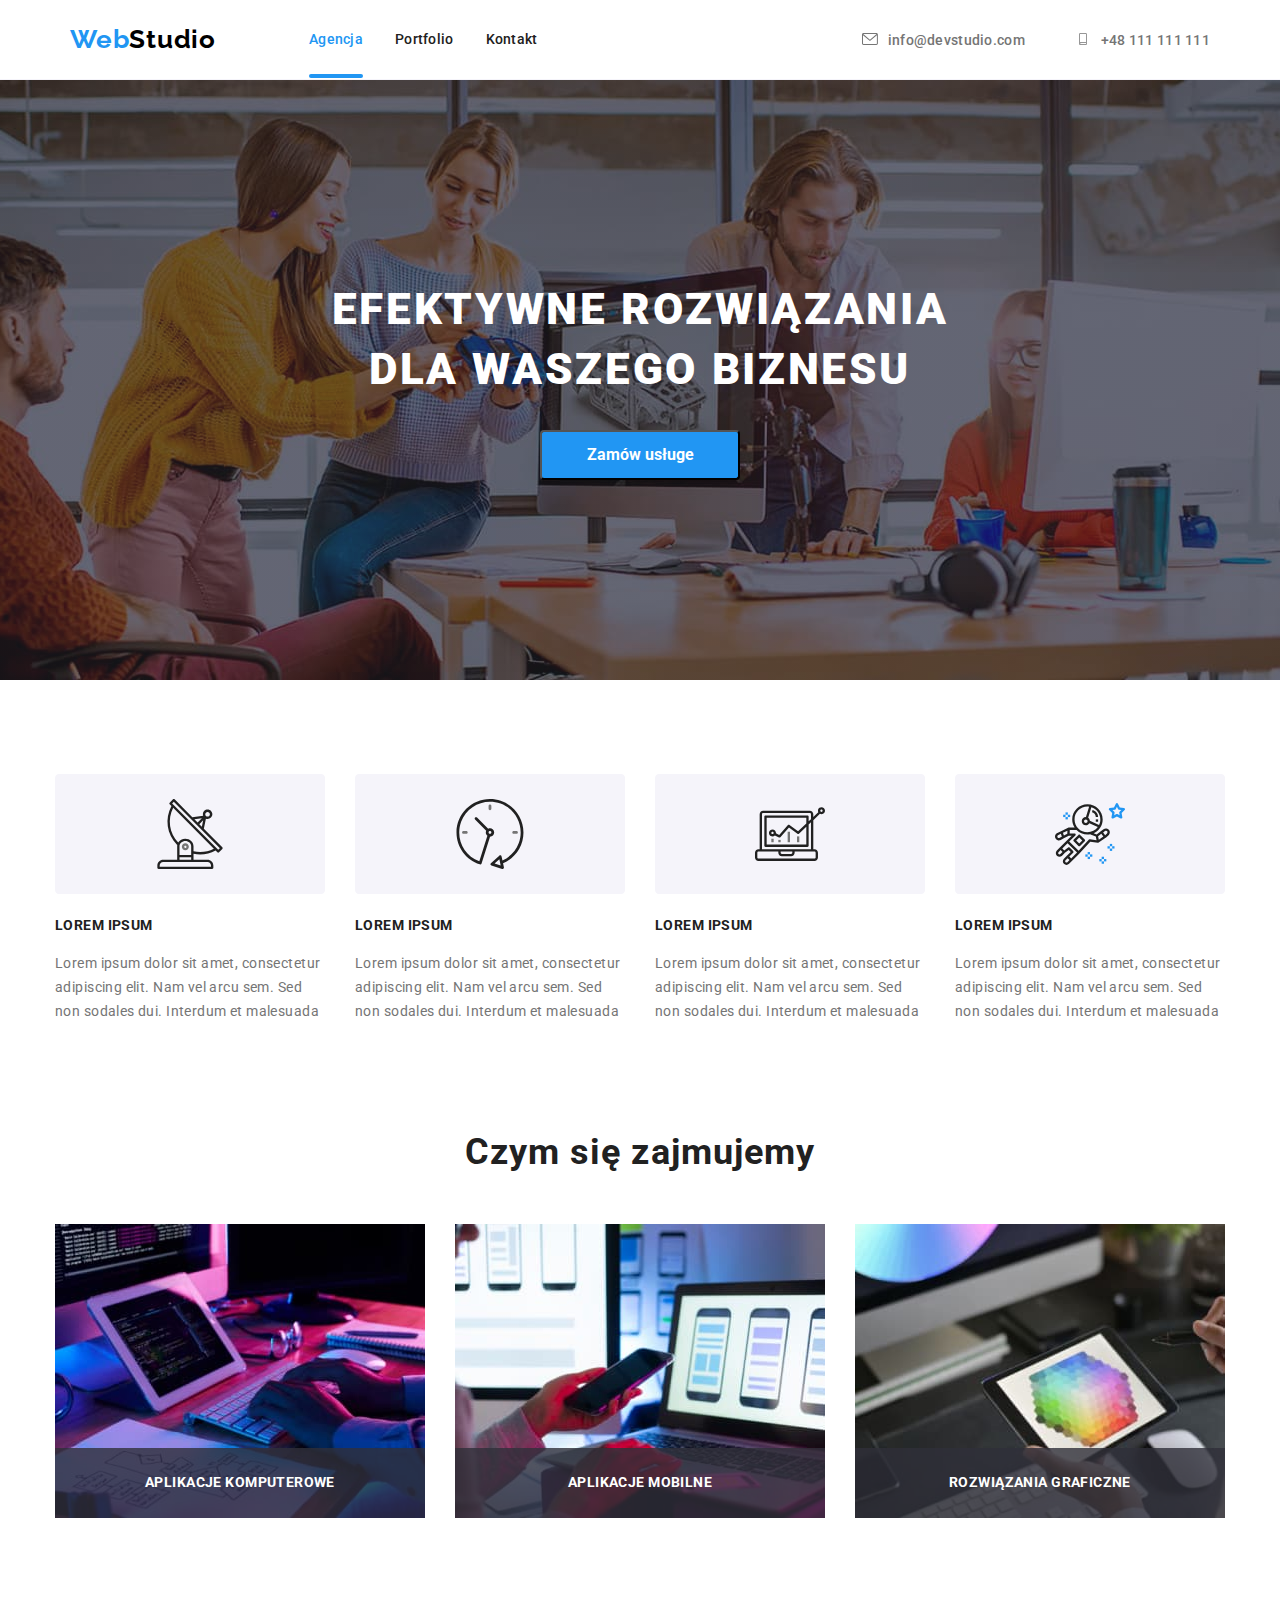
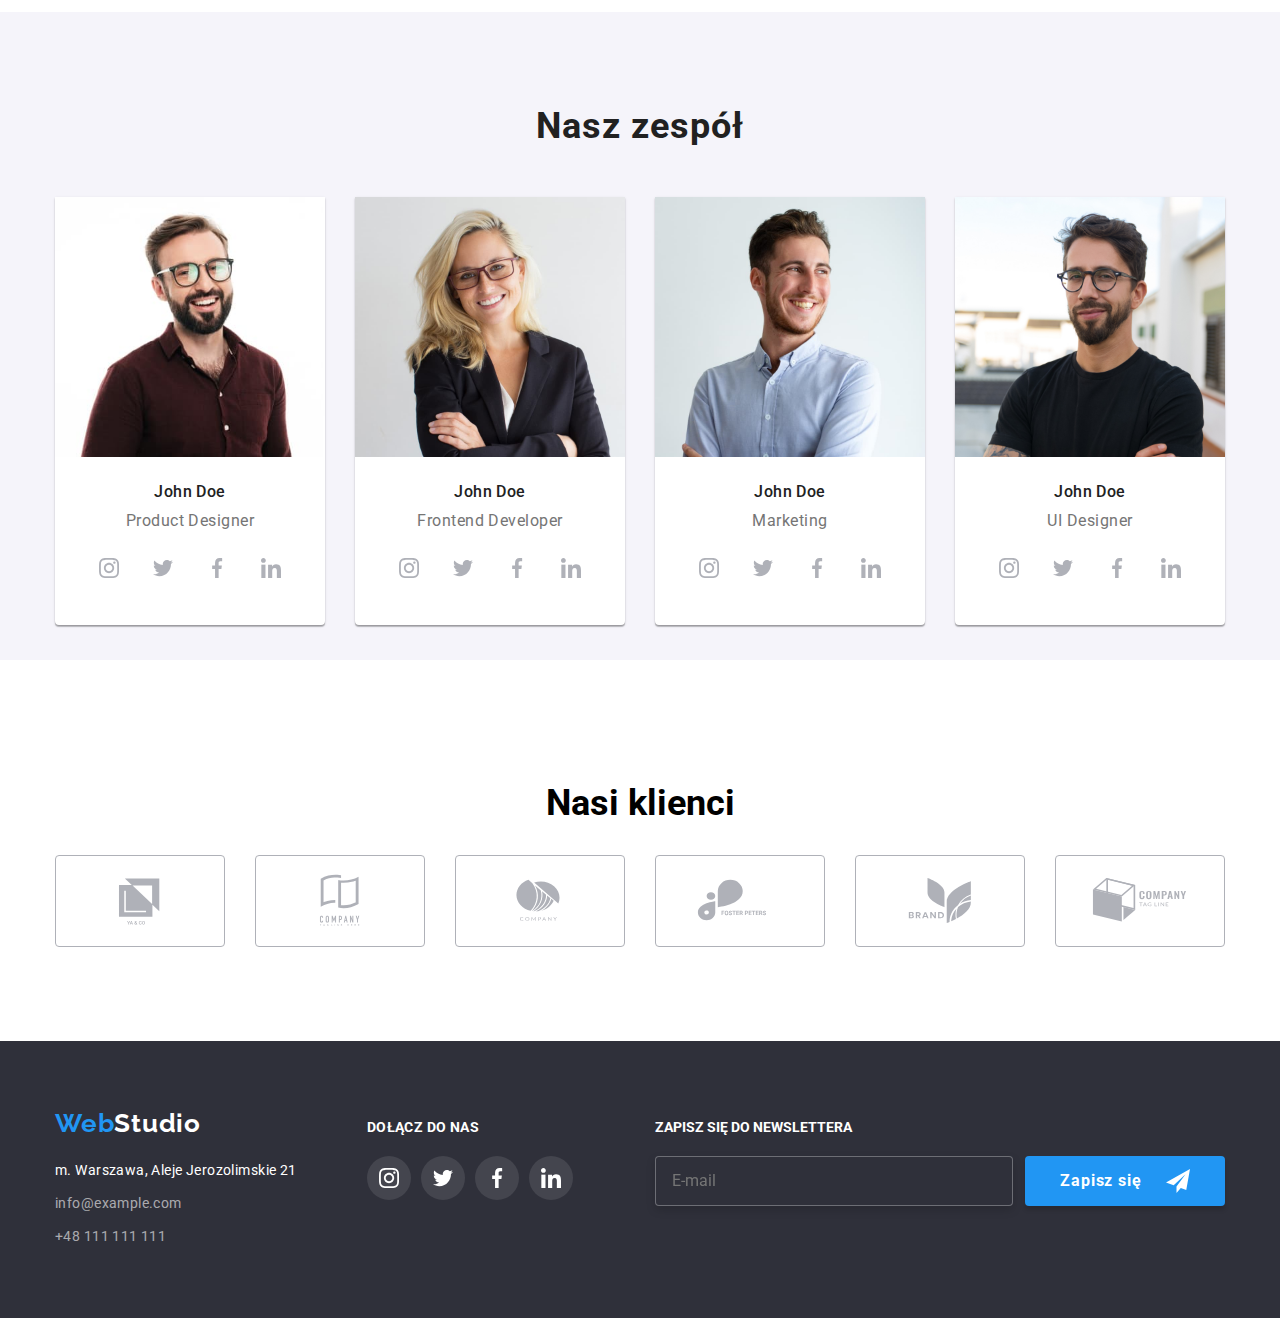
<file: index.html>
<!DOCTYPE html>
<html lang="en">
  <head>
    <meta charset="UTF-8" />
    <meta http-equiv="X-UA-Compatible" content="IE=edge" />
    <meta name="viewport" content="width=device-width, initial-scale=1.0" />
    <link
      rel="stylesheet"
      href="https://cdnjs.cloudflare.com/ajax/libs/modern-normalize/1.1.0/modern-normalize.min.css"
    />
    <link rel="stylesheet" href="./CSS/main.min.css" />
    <link
      href="https://fonts.googleapis.com/css2?family=Raleway:wght@700&family=Roboto:wght@400;500;700;900&display=swap"
      rel="stylesheet"
    />
    <title>Document</title>
  </head>
  <body>
   <header class="header">
      <div class="container">
        <section class="head">
          <nav class="head__navigation">
            <a class="head__navigation-logo" href="index.html"> <span class="web">Web</span>Studio</a>
            <ul class="head__navigation-list">
              <li class="head__navigation-item">
                <a class="head__nav-link head__nav-link-active" href="index.html">Agencja</a>
              </li>
              <li class="head__navigation-item">
                <a class="head__nav-link " href="portfolio.html">Portfolio</a>
              </li>
              <li class="head__navigation-item">
                <a class="head__nav-link" href="#">Kontakt</a>
              </li>
            </ul>
          </nav>
          <ul class="contacts">
            <li class="contacts__item">
              <a class="contacts__link" href="mailto:info@example.com">
                <svg class="contacts__icon" width="16px" height="12px">
                  <use href="./images/symbol-defs.svg#icon-envelope"></use></svg
                >info@devstudio.com</a
              >
            </li>
            <li class="contacts__item">
              <a class="contacts__link" href="tel:+48 111 111 111">
                <svg class="contacts__icon" width="16px" height="12px">
                  <use href="./images/symbol-defs.svg#icon-smartphone"></use></svg
                >+48 111 111 111</a
              >
            </li>
          </ul>
        </section>
      </div>
    </header>
    <main>
      <div class="background">
        <section class="background__section">
          <div class="container">
    
            <h1 class="background__h1">EFEKTYWNE ROZWIĄZANIA DLA WASZEGO BIZNESU</h1>
            <button class="background__btn" type="button" data-modal-open >Zamów usługe</button>
          </div>
          
        </section>
      </div>
      <div class="container">
        <section>
          <ul class="list">
            <li class="list__item">
              <div class="loremipsum">
                <svg class="loremipsum__icon" width="270px" height="120px">
                  <use href="./images/symbol-defs.svg#icon-Group-1"></use>
                </svg>
              </div>

              <h4 class="list__item-h4">LOREM IPSUM</h4>
              <p class="list__item-p">
                Lorem ipsum dolor sit amet, consectetur adipiscing elit. Nam vel arcu sem. Sed non
                sodales dui. Interdum et malesuada
              </p>
            </li>
            <li class="list_item">
              <div class="loremipsum">
                <svg class="loremipsum__icon" width="270px" height="120px">
                  <use href="./images/symbol-defs.svg#icon-Group-2"></use>
                </svg>
              </div>
              <h4 class="list__item-h4">LOREM IPSUM</h4>
              <p class="list__item-p">
                Lorem ipsum dolor sit amet, consectetur adipiscing elit. Nam vel arcu sem. Sed non
                sodales dui. Interdum et malesuada
              </p>
            </li>
            <li class="list_item">
              <div class="loremipsum">
                <svg class="loremipsum__icon" width="270px" height="120px">
                  <use href="./images/symbol-defs.svg#icon-Group-3"></use>
                </svg>
              </div>
              <h4 class="list__item-h4">LOREM IPSUM</h4>
              <p class="list__item-p">
                Lorem ipsum dolor sit amet, consectetur adipiscing elit. Nam vel arcu sem. Sed non
                sodales dui. Interdum et malesuada
              </p>
            </li>
            <li class="list_item">
              <div class="loremipsum">
                <svg class="loremipsum__icon" width="270px" height="120px">
                  <use href="./images/symbol-defs.svg#icon-Group-4"></use>
                </svg>
              </div>
              <h4 class="list__item-h4">LOREM IPSUM</h4>
              <p class="list__item-p">
                Lorem ipsum dolor sit amet, consectetur adipiscing elit. Nam vel arcu sem. Sed non
                sodales dui. Interdum et malesuada
              </p>
            </li>
          </ul>
        </section>
      </div>
      <div class="container">
        <section>
          <h2 class="heading">Czym się zajmujemy</h2>
          <ul class="heading__list">
            <li class="heading__item">
              <img class="img" src="images/img1.jpg" width="370" height="294" alt="Komputer" />
           <p class="heading__description">APLIKACJE KOMPUTEROWE</p>
            </li>
            <li class="heading__item">
              <img class="img" src="images/img2.jpg" width="370" height="294" alt="laptop" />
            <p class="heading__description">APLIKACJE MOBILNE</p>
            </li>
            <li class="heading__item">
              <img class="img" src="images/img3.jpg" width="370" height="294" alt="tablet" />
           <p class="heading__description">ROZWIĄZANIA GRAFICZNE</p>
            </li>
          </ul>
        </section>
      </div>
      <section class="team">
        <div class="container">
          <h2 class="team__heading">Nasz zespół</h2>
          <ul class="team__list">
            <li class="team__item">
              <img
                class="team__img"
                src="images/img4.jpg"
                width="270"
                height="260"
                alt="Product Designer"
              />
              <h5 class="team__h5">John Doe</h5>
              <p class="team__p">Product Designer</p>
              <ul class="socialmedia">
                <li>
                  <a href="" class="socialmedia__link">
                    <svg width="44px" height="44px">
                      <use
                        width="20px"
                        height="20px"
                        x="12"
                        y="12"
                        href="./images/symbol-defs.svg#icon-instagram-2"
                      ></use>
                    </svg>
                  </a>
                </li>

                <li>
                  <a href="" class="socialmedia__link">
                    <svg width="44px" height="44px">
                      <use
                        width="20px"
                        height="20px"
                        x="12"
                        y="12"
                        href="./images/symbol-defs.svg#icon-twitter-1"
                      ></use>
                    </svg>
                  </a>
                </li>
                <li>
                  <a href="" class="socialmedia__link">
                    <svg width="44px" height="44px">
                      <use
                        width="20px"
                        height="20px"
                        x="12"
                        y="12"
                        href="./images/symbol-defs.svg#icon-facebook-1"
                      ></use>
                    </svg>
                  </a>
                </li>
                <li>
                  <a href="" class="socialmedia__link">
                    <svg width="44px" height="44px">
                      <use
                        width="20px"
                        height="20px"
                        x="12"
                        y="12"
                        href="./images/symbol-defs.svg#icon-linkedin-1"
                      ></use>
                    </svg>
                  </a>
                </li>
              </ul>
            </li>
            <li class="team__item">
              <img
                class="team_img"
                src="images/img5.jpg"
                width="270"
                height="260"
                alt="Frontend Developer"
              />
              <h5 class="team__h5">John Doe</h5>
              <p class="team__p">Frontend Developer</p>
              <ul class="socialmedia">
                <li>
                  <a href="" class="socialmedia__link">
                    <svg width="44px" height="44px">
                      <use
                        width="20px"
                        height="20px"
                        x="12"
                        y="12"
                        href="./images/symbol-defs.svg#icon-instagram-2"
                      ></use>
                    </svg>
                  </a>
                </li>

                <li>
                  <a href="" class="socialmedia__link">
                    <svg width="44px" height="44px">
                      <use
                        width="20px"
                        height="20px"
                        x="12"
                        y="12"
                        href="./images/symbol-defs.svg#icon-twitter-1"
                      ></use>
                    </svg>
                  </a>
                </li>
                <li>
                  <a href="" class="socialmedia__link">
                    <svg width="44px" height="44px">
                      <use
                        width="20px"
                        height="20px"
                        x="12"
                        y="12"
                        href="./images/symbol-defs.svg#icon-facebook-1"
                      ></use>
                    </svg>
                  </a>
                </li>
                <li>
                  <a href="" class="socialmedia__link">
                    <svg width="44px" height="44px">
                      <use
                        width="20px"
                        height="20px"
                        x="12"
                        y="12"
                        href="./images/symbol-defs.svg#icon-linkedin-1"
                      ></use>
                    </svg>
                  </a>
                </li>
              </ul>
            </li>
            <li class="team__item">
              <img
                class="team_img"
                src="images/img6.jpg"
                width="270"
                height="260"
                alt="Marketing"
              />
              <h5 class="team__h5">John Doe</h5>
              <p class="team__p">Marketing</p>
              <ul class="socialmedia">
                <li>
                  <a href="" class="socialmedia__link">
                    <svg width="44px" height="44px">
                      <use
                        width="20px"
                        height="20px"
                        x="12"
                        y="12"
                        href="./images/symbol-defs.svg#icon-instagram-2"
                      ></use>
                    </svg>
                  </a>
                </li>

                <li>
                  <a href="" class="socialmedia__link">
                    <svg width="44px" height="44px">
                      <use
                        width="20px"
                        height="20px"
                        x="12"
                        y="12"
                        href="./images/symbol-defs.svg#icon-twitter-1"
                      ></use>
                    </svg>
                  </a>
                </li>
                <li>
                  <a href="" class="socialmedia__link">
                    <svg width="44px" height="44px">
                      <use
                        width="20px"
                        height="20px"
                        x="12"
                        y="12"
                        href="./images/symbol-defs.svg#icon-facebook-1"
                      ></use>
                    </svg>
                  </a>
                </li>
                <li>
                  <a href="" class="socialmedia__link">
                    <svg width="44px" height="44px">
                      <use
                        width="20px"
                        height="20px"
                        x="12"
                        y="12"
                        href="./images/symbol-defs.svg#icon-linkedin-1"
                      ></use>
                    </svg>
                  </a>
                </li>
              </ul>
            </li>
            <li class="team__item">
              <img
                class="team_img"
                src="images/img7.jpg"
                width="270"
                height="260"
                alt="UI Designer"
              />
              <h5 class="team__h5">John Doe</h5>
              <p class="team__p">UI Designer</p>
              <ul class="socialmedia">
                <li>
                  <a href="" class="socialmedia__link">
                    <svg width="44px" height="44px">
                      <use
                        width="20px"
                        height="20px"
                        x="12"
                        y="12"
                        href="./images/symbol-defs.svg#icon-instagram-2"
                      ></use>
                    </svg>
                  </a>
                </li>

                <li>
                  <a href="" class="socialmedia__link">
                    <svg width="44px" height="44px">
                      <use
                        width="20px"
                        height="20px"
                        x="12"
                        y="12"
                        href="./images/symbol-defs.svg#icon-twitter-1"
                      ></use>
                    </svg>
                  </a>
                </li>
                <li>
                  <a href="" class="socialmedia__link">
                    <svg width="44px" height="44px">
                      <use
                        width="20px"
                        height="20px"
                        x="12"
                        y="12"
                        href="./images/symbol-defs.svg#icon-facebook-1"
                      ></use>
                    </svg>
                  </a>
                </li>
                <li>
                  <a href="" class="socialmedia__link">
                    <svg width="44px" height="44px">
                      <use
                        width="20px"
                        height="20px"
                        x="12"
                        y="12"
                        href="./images/symbol-defs.svg#icon-linkedin-1"
                      ></use>
                    </svg>
                  </a>
                </li>
              </ul>
            </li>
          </ul>
        </div>
      </section>
      <section class="container">

<h2 class="clients__header"> Nasi klienci </h2>
 
<div class="clients">
    <ul class="clients__list">
                        <li class="client">
                            <a  href="" class="client__a">
                                <svg class="client__svg" width="106px" height="60px">
                                    <use  href="./images/symbol-defs.svg#icon-Logo"></use>
                                </svg>
                            </a>
                        </li>
                          <li class="client">
                            <a  href="" class="client__a">
                                <svg class="client__svg" width="106px" height="60px" cx="50%" cy="50%">
                                    <use href="./images/symbol-defs.svg#icon-Logo-1"></use>
                                </svg>
                            </a>
                        </li>
                        <li class="client">
                            <a  href="" class="client__a">
                                <svg class="client__svg" width="106px" height="60px">
                                    <use href="./images/symbol-defs.svg#icon-Logo-2"></use>
                                </svg>
                            </a>
                        </li>
                        <li class="client">
                            <a  href="" class="client__a">
                                <svg class="client__svg" width="106px" height="60px">
                                    <use href="./images/symbol-defs.svg#icon-Logo-3"></use>
                                </svg>
                            </a>
                        </li>
                        <li class="client">
                            <a  href="" class="client__a">
                                <svg class="client__svg" width="106px" height="60px">
                                    <use href="./images/symbol-defs.svg#icon-Logo-4"></use>
                                </svg>
                            </a>
                        </li>
                        <li class="client">
                            <a  href="" class="client__a">
                                <svg class="client__svg" width="106px" height="60px">
                                    <use href="./images/symbol-defs.svg#icon-Logo-5"></use>
                                </svg>
                            </a>
                        </li>
                        </ul>
                      </div>
                      </section>
    <footer class="footer">
      <div class="container">
        <div class="footer__secondary">
        <div class="footer__contacts">
        <h3 class="footer__h3">
          <a class="footer__navigation-logo footer__logo-secondary" href="index.html">
            <span class="web">Web</span>Studio
          </a>
        </h3>
        <address class="address">
          <p class="address__p">m. Warszawa, Aleje Jerozolimskie 21</p>
          <ul class="address__list">
            <li class="address__item">
              <a class="address__link" href="mailto:info@example.com">info@example.com</a>
            </li>
            <li class="address__item">
              <a class="address__link" href="tel:+48 111 111 111">+48 111 111 111</a>
            </li>
          </ul>
          </div>
          
          <div class="footer2">
            <span class="footer2__header">Dołącz do nas</span>
        <ul class="footer2__socialmedia">
            <li class="socialmedia__item">
                <a href=""  class="socialmedia__li-2">
                    <svg class="socialmedia__svg" width="44px" height="44px">
                        <use  width="20px"
                        height="20px"
                        x="12"
                        y="12"
                         href="./images/symbol-defs.svg#icon-instagram-2"></use>
                    </svg>
                </a>
            </li>
            <li class="socialmedia__item">
                <a href=""  class="socialmedia__li-2">
                    <svg class="socialmedia__svg" width="44px" height="44px">
                      <use width="20px"
                        height="20px"
                        x="12"
                        y="12" href="./images/symbol-defs.svg#icon-twitter-1"></use>
                    </svg>
                </a>
              </li>
              <li class="socialmedia__item">
                <a href=""  class="socialmedia__li-2">
                    <svg class="socialmedia__svg" width="44px" height="44px">
                        <use width="20px"
                        height="20px"
                        x="12"
                        y="12" href="./images/symbol-defs.svg#icon-facebook-1"></use>
                    </svg>
                </a>
              </li>
            <li class="socialmedia__item">
                <a href=""  class="socialmedia__li-2">
                  <svg class="socialmedia__svg" width="44px" height="44px">
                        <use width="20px"
                        height="20px"
                        x="12"
                        y="12" href="./images/symbol-defs.svg#icon-linkedin-1"></use>
                      </svg>
                </a>
            </li>
          </ul>
        </div>
        <div class="footer3">
          <h4 class="newsletter">Zapisz się do newslettera</h4>
            <form name="newsletter" autocomplete="on" class="newsletter__form">
                <label>
                    <input type="email" name="email" placeholder="E-mail" class="newsletter__input" />
                </label>
                <button type="submit" class="newsletter__button">
                  <p class="textt"> Zapisz się </p> 
                  
                  <svg width="24" height="24" class="newsletter__icon">
                    <use href="./images/symbol-defs.svg#icon_send"></use>
                  </svg>
            
                </button>
              </form>
            </div>
            </div>
      </div>
    </address>
    </footer>

    <!-- ==============MODAL WINDOW============ -->
      <div class="backdrop is-hidden" data-modal>
        <div class="modal__window">
            <button type="button" class="btn__close" data-modal-close>X
            </button>
             <div class="modal__header">Zostaw swoje dane w formularzu poniżej</div>
            <form name="contact" autocomplete="on" class="modal__form ">
                <label for="user-name" class="modal__label">Imię</label>
                <div class="modal__form-1">
                    <input type="text" name="name" class="modal__input" id="user-name" />
                   
                    <svg width="18px" height="18px" class="modal__icon icon__person">
                        <use href="./images/symbol-defs.svg#icon-person-black-18dp-1-1"></use></svg></div>
                <label for="user-phone" class="modal__label">Telefon</label>
                <div class="modal__form-1">
                    <input type="tel" name="phone" class="modal__input" id="user-phone" />
                   
                    <svg width="18" height="18" class="modal__icon icon__phone">
                        <use href="./images/symbol-defs.svg#icon-phone-black-18dp-1-1"></use>
                    </svg>
                    
                </div>
                <label for="user-mail" class="modal__label">Email</label>
                <div class="modal__form-1">
                    <input type="email" name="email" class="modal__input" id="user-mail" />
                   
                    <svg width="18" height="18" class="modal__icon icon__mail">
                        <use href="./images/symbol-defs.svg#icon-email-black-18dp-1-1"></use>
                    </svg>
                    
                </div>
                <label for="user-comment" class="modal__label">Komentarz</label>
                <div class="modal__form-1 modal_box">
                    <textarea name="comment" id="user-comment" placeholder="Wprowadź tekst"
                        class="modal__comment"></textarea>
                </div>
                    <label class="agreement__label" for="user-agreement">
                    <input class="agreement__input" id="user-agreement" type="checkbox" required name="agreement"/>
                
                    
                        Oświadczam, iż akceptuję<a href="#"rel="noopener noreferrer" target="_blank" class="agreement__link"> Regulamin </a> i
                        <a href="#" rel="noopener noreferrer" target="_blank" class="agreement__link"> Politykę Prywatności </a>.
                    </label>
                <button type="submit" class="modal__send">Wyślij</button>
            </form>
        </div>
      </div>
      <script src="./modal.js/modal.js"></script>
  </body>
</html>
</file>
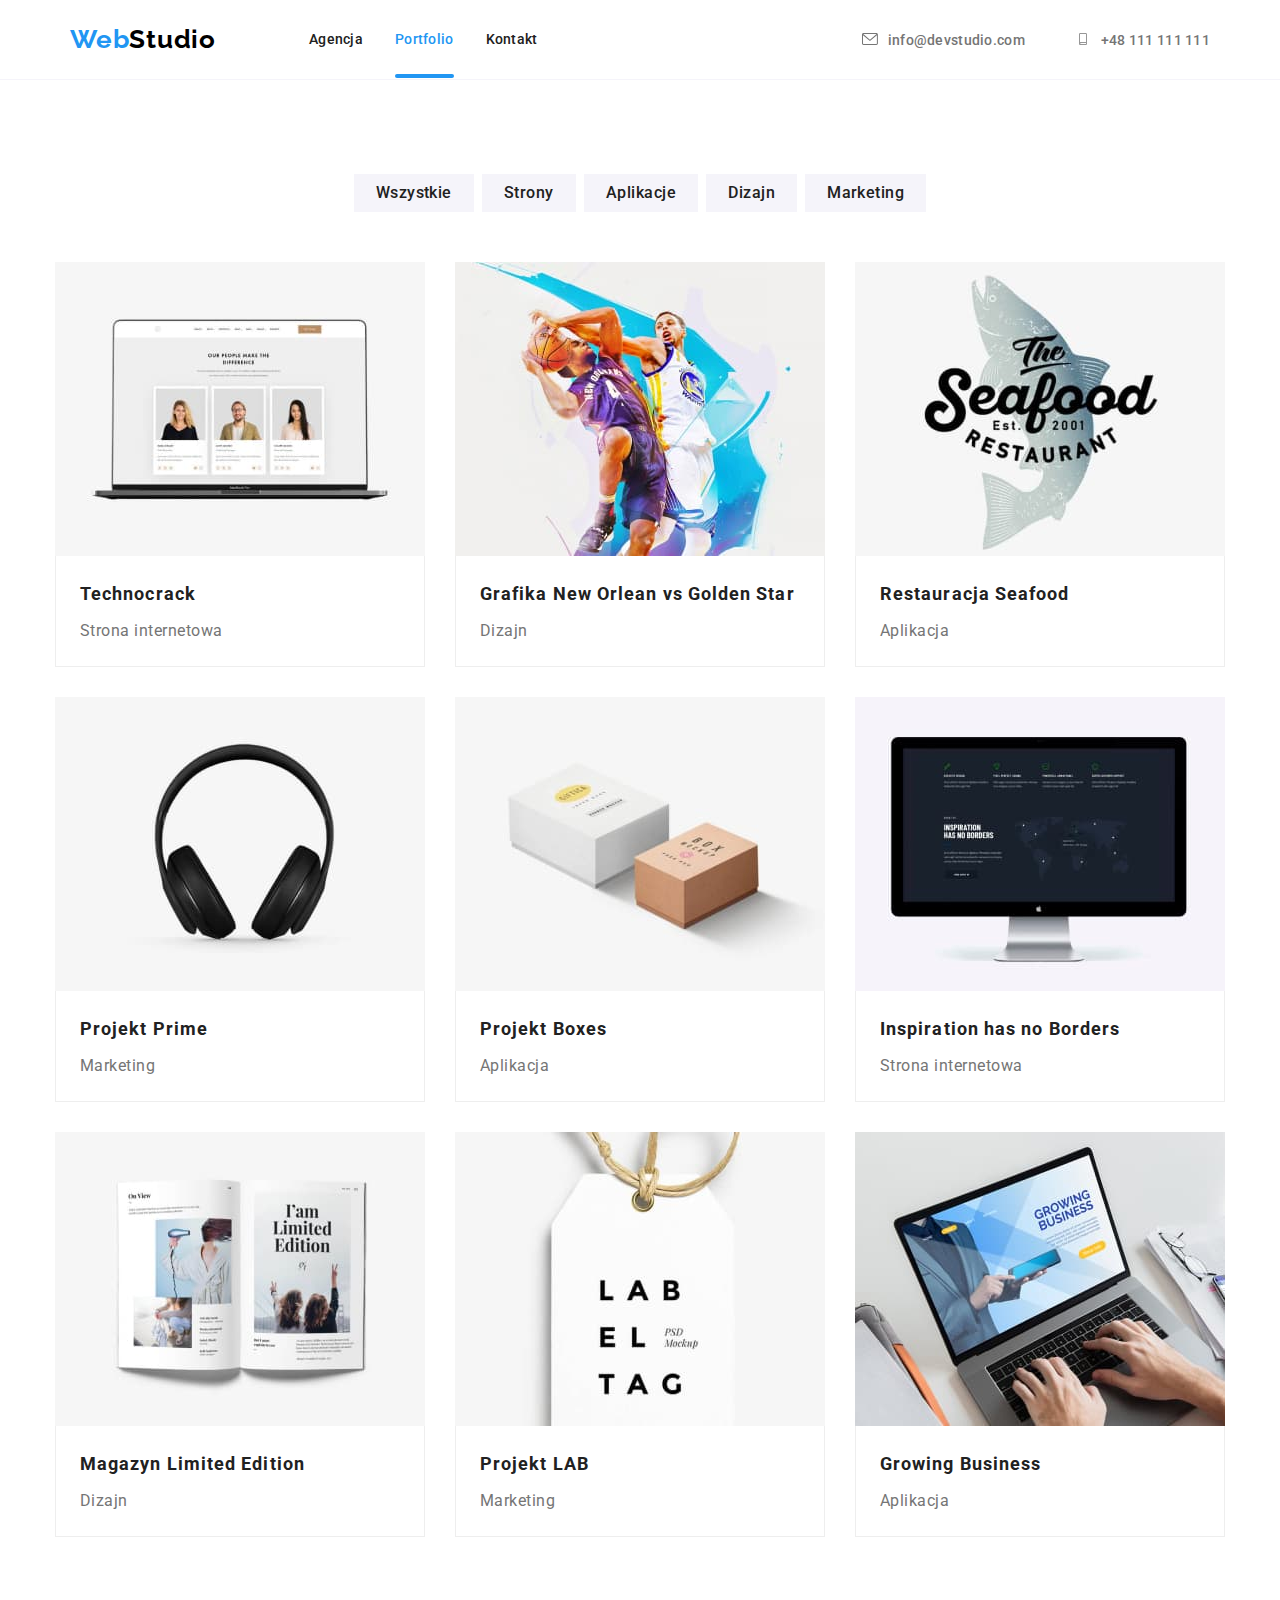
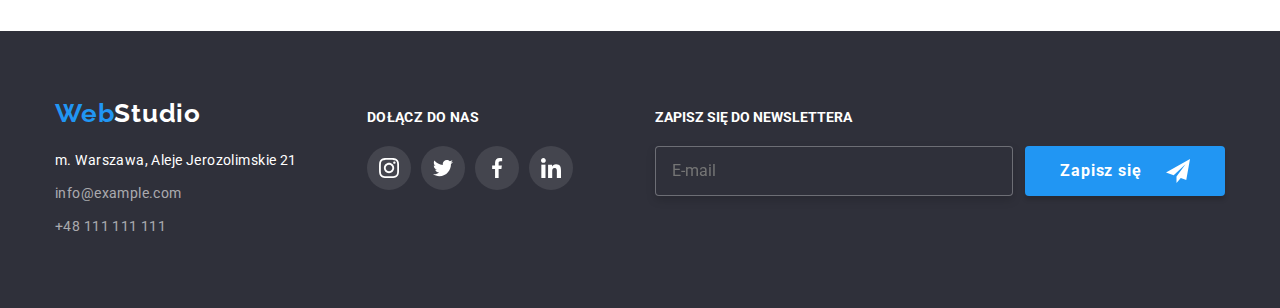
<file: portfolio.html>
<!DOCTYPE html>
<html lang="en">
  <head>
    <meta charset="UTF-8" />
    <meta http-equiv="X-UA-Compatible" content="IE=edge" />
    <meta name="viewport" content="width=device-width, initial-scale=1.0" />
    <link
      rel="stylesheet"
      href="https://cdnjs.cloudflare.com/ajax/libs/modern-normalize/1.1.0/modern-normalize.min.css"
    />
    <link rel="stylesheet" href="./CSS/main.min.css" />
    <link
      href="https://fonts.googleapis.com/css2?family=Raleway:wght@700&family=Roboto:wght@400;500;700;900&display=swap"
      rel="stylesheet"
    />
    <title>Document</title>
  </head>
  <body>
    <header class="header">
      <div class="container">
        <section class="head">
          <nav class="head__navigation">
            <a class="head__navigation-logo" href="index.html"> <span class="web">Web</span>Studio</a>
            <ul class="head__navigation-list">
              <li class="head__navigation-item">
                <a class="head__nav-link" href="index.html">Agencja</a>
              </li>
              <li class="head__navigation-item">
                <a class="head__nav-link head__nav-link-active" href="portfolio.html">Portfolio</a>
              </li>
              <li class="head__navigation-item">
                <a class="head__nav-link" href="#">Kontakt</a>
              </li>
            </ul>
          </nav>
          <ul class="contacts">
            <li class="contacts__item">
              <a class="contacts__link" href="mailto:info@example.com">
                <svg class="contacts__icon" width="16px" height="12px">
                  <use href="./images/symbol-defs.svg#icon-envelope"></use></svg
                >info@devstudio.com</a
              >
            </li>
            <li class="contacts__item">
              <a class="contacts__link" href="tel:+48 111 111 111">
                <svg class="contacts__icon" width="16px" height="12px">
                  <use href="./images/symbol-defs.svg#icon-smartphone"></use></svg
                >+48 111 111 111</a
              >
            </li>
          </ul>
        </section>
      </div>
    </header>

    <main class="main">
      <div class="container">
        <section class="buttons">
          <ul class="buttons__list">
            <li><button class="buttons__item" type="button">Wszystkie</button></li>
            <li><button class="buttons__item" type="button">Strony</button></li>
            <li><button class="buttons__item" type="button">Aplikacje</button></li>
            <li><button class="buttons__item" type="button">Dizajn</button></li>
            <li><button class="buttons__item" type="button">Marketing</button></li>
          </ul>
        </section>
        <section>
          <ul class="img__list">
            <li class="img__item1">
              <div class="animation">
              <img class="img" src="images/img8.jpg" width="370" height="294" alt="Ekran" />
             <p class="animation__p">
                Technocrack jest popularną platformą wykorzystywaną do
                rozpowszechniania koronawirusa. Firmy wykorzystują tę
                platformę do celów szpiegowskich i ataków na niezabezpieczone
                serwery konkurencji
            </p>
          </div>
            <div>
              <h5 class="img__h5">Technocrack</h5>
              <p class="img__p">Strona internetowa</p>
            </div>
            </li>
            <li class="img__item1">
              <div class="animation">
              <img
                class="img"
                src="images/img9.jpg"
                width="370"
                height="294"
                alt="Golden State vs New Orlean"
              />
              <p class="animation__p">
                Technocrack jest popularną platformą wykorzystywaną do
                rozpowszechniania koronawirusa. Firmy wykorzystują tę
                platformę do celów szpiegowskich i ataków na niezabezpieczone
                serwery konkurencji
            </p>
          </div>

            <div>
              <h5 class="img__h5">Grafika New Orlean vs Golden Star</h5>
              <p class="img__p">Dizajn</p>
              </div>
            </li>
            <li class="img__item1">
                <div class="animation">
              <img
                class="img"
                src="images/img10.jpg"
                width="370"
                height="294"
                alt="Restauracja logo"
              />
               <p class="animation__p">
                Technocrack jest popularną platformą wykorzystywaną do
                rozpowszechniania koronawirusa. Firmy wykorzystują tę
                platformę do celów szpiegowskich i ataków na niezabezpieczone
                serwery konkurencji
            </p>
          </div>
          <div>
              <h5 class="img__h5">Restauracja Seafood</h5>
              <p class="img__p">Aplikacja</p>
              </div>
            </li>
            <li class="img__item1">
              <div class="animation">
              <img class="img" src="images/img11.jpg" width="370" height="294" alt="Słuchawki" />
             <p class="animation__p">
                Technocrack jest popularną platformą wykorzystywaną do
                rozpowszechniania koronawirusa. Firmy wykorzystują tę
                platformę do celów szpiegowskich i ataków na niezabezpieczone
                serwery konkurencji
            </p>
            </div>
            <div>
              <h5 class="img__h5">Projekt Prime</h5>
              <p class="img__p">Marketing</p>
              </div>
            </li>
            <li class="img__item1">
              <div class="animation">
              <img class="img" src="images/img12.jpg" width="370" height="294" alt="Boxy" />
              <p class="animation__p">
                Technocrack jest popularną platformą wykorzystywaną do
                rozpowszechniania koronawirusa. Firmy wykorzystują tę
                platformę do celów szpiegowskich i ataków na niezabezpieczone
                serwery konkurencji
            </p>
            </div>
            <div>
              <h5 class="img__h5">Projekt Boxes</h5>
              <p class="img__p">Aplikacja</p>
              </div>
            </li>
            <li class="img__item1">
              <div class="animation">
              <img class="img" src="images/img13.jpg" width="370" height="294" alt="Monitor" />
             <p class="animation__p">
                Technocrack jest popularną platformą wykorzystywaną do
                rozpowszechniania koronawirusa. Firmy wykorzystują tę
                platformę do celów szpiegowskich i ataków na niezabezpieczone
                serwery konkurencji
            </p>
            </div>
            <div>
              <h5 class="img__h5">Inspiration has no Borders</h5>
              <p class="img__p">Strona internetowa</p>
              </div>
            </li>
            <li class="img__item1">
              <div class="animation">
              <img class="img" src="images/img14.jpg" width="370" height="294" alt="Książka" />
             <p class="animation__p">
                Technocrack jest popularną platformą wykorzystywaną do
                rozpowszechniania koronawirusa. Firmy wykorzystują tę
                platformę do celów szpiegowskich i ataków na niezabezpieczone
                serwery konkurencji
            </p>
            </div>
            <div>
              <h5 class="img__h5">Magazyn Limited Edition</h5>
              <p class="img__p">Dizajn</p>
              </div>
            </li>
            <li class="img__item1">
              <div class="animation">
              <img class="img" src="images/img15.jpg" width="370" height="294" alt="Etykieta" />
              <p class="animation__p">
                Technocrack jest popularną platformą wykorzystywaną do
                rozpowszechniania koronawirusa. Firmy wykorzystują tę
                platformę do celów szpiegowskich i ataków na niezabezpieczone
                serwery konkurencji
            </p>
            </div>
            <div>
              <h5 class="img__h5">Projekt LAB</h5>
              <p class="img__p">Marketing</p>
              </div>
            </li>
            <li class="img__item1">
              <div class="animation">
              <img class="img" src="images/img16.jpg" width="370" height="294" alt="Laptop" />
              <p class="animation__p">
                Technocrack jest popularną platformą wykorzystywaną do
                rozpowszechniania koronawirusa. Firmy wykorzystują tę
                platformę do celów szpiegowskich i ataków na niezabezpieczone
                serwery konkurencji
            </p>
            </div>
            <div>
              <h5 class="img__h5">Growing Business</h5>
              <p class="img__p">Aplikacja</p>
              </div>
            </li>
          </ul>
        </section>
      </div>
    </main>
   
     <footer class="footer">
      <div class="container">
        <div class="footer__secondary">
        <div class="footer__contacts">
        <h3 class="footer__h3">
          <a class="footer__navigation-logo footer__logo-secondary" href="index.html">
            <span class="web">Web</span>Studio
          </a>
        </h3>
        <address class="address">
          <p class="address__p">m. Warszawa, Aleje Jerozolimskie 21</p>
          <ul class="address__list">
            <li class="address__item">
              <a class="address__link" href="mailto:info@example.com">info@example.com</a>
            </li>
            <li class="address__item">
              <a class="address__link" href="tel:+48 111 111 111">+48 111 111 111</a>
            </li>
          </ul>
          </div>
          
          <div class="footer2">
            <span class="footer2__header">Dołącz do nas</span>
        <ul class="footer2__socialmedia">
            <li class="socialmedia__item">
                <a href=""  class="socialmedia__li-2">
                    <svg class="socialmedia__svg" width="44px" height="44px">
                        <use  width="20px"
                        height="20px"
                        x="12"
                        y="12"
                         href="./images/symbol-defs.svg#icon-instagram-2"></use>
                    </svg>
                </a>
            </li>
            <li class="socialmedia__item">
                <a href=""  class="socialmedia__li-2">
                    <svg class="socialmedia__svg" width="44px" height="44px">
                      <use width="20px"
                        height="20px"
                        x="12"
                        y="12" href="./images/symbol-defs.svg#icon-twitter-1"></use>
                    </svg>
                </a>
              </li>
              <li class="socialmedia__item">
                <a href=""  class="socialmedia__li-2">
                    <svg class="socialmedia__svg" width="44px" height="44px">
                        <use width="20px"
                        height="20px"
                        x="12"
                        y="12" href="./images/symbol-defs.svg#icon-facebook-1"></use>
                    </svg>
                </a>
              </li>
            <li class="socialmedia__item">
                <a href=""  class="socialmedia__li-2">
                  <svg class="socialmedia__svg" width="44px" height="44px">
                        <use width="20px"
                        height="20px"
                        x="12"
                        y="12" href="./images/symbol-defs.svg#icon-linkedin-1"></use>
                      </svg>
                </a>
            </li>
          </ul>
        </div>
        <div class="footer3">
          <h4 class="newsletter">Zapisz się do newslettera</h4>
            <form name="newsletter" autocomplete="on" class="newsletter__form">
                <label>
                    <input type="email" name="email" placeholder="E-mail" class="newsletter__input" />
                </label>
                <button type="submit" class="newsletter__button">
                  <p class="textt"> Zapisz się </p> 
                  
                  <svg width="24" height="24" class="newsletter__icon">
                    <use href="./images/symbol-defs.svg#icon_send"></use>
                  </svg>
            
                </button>
              </form>
            </div>
            </div>
      </div>
    </address>
    </footer>
  </body>
</html>
</file>
<file: CSS/main.min.css>
:root{--main-font: "Roboto", sans-serif;--secondary-font: "Raleway", sans-serif;--main-color: #2196F3}body{font-family:var(--main-font)}header{border-bottom:solid 1px #f5f4fa;width:100%}img{display:block}ul,ol{margin:0;padding:0}.container{width:100%;max-width:1200px;margin:0 auto;padding:0 15px}.section{padding-top:94px;padding-bottom:94px}@media screen and (max-width: 767px){.container{width:100%;max-width:480px;margin:0 auto;padding:0 15px}}@media screen and (min-width: 768px)and (max-width: 1199px){.container{width:100%;max-width:1199px;margin:0 auto;padding:0 15px}}@media screen and (min-width: 1200px){.container{width:100%;max-width:1600px;margin:0 auto;padding:0 15px}}.buttons{display:flex;justify-content:center}.buttons__list{list-style:none;display:flex;margin:0;padding-top:94px;padding-left:0px;padding-bottom:50px;gap:8px}.buttons__item{font-family:"Roboto";font-style:normal;font-weight:500;font-size:16px;line-height:1.625;padding:6px 22px;text-align:center;letter-spacing:.03em;color:#212121;background:#f5f4fa;cursor:pointer;border:0;transition:color 250ms cubic-bezier(0.4, 0, 0.2, 1),box-shadow 250ms cubic-bezier(0.4, 0, 0.2, 1),background 250ms cubic-bezier(0.4, 0, 0.2, 1)}.buttons__item:hover,.buttons__item:focus{font-family:"Roboto";font-style:normal;font-weight:500;font-size:16px;line-height:1.625;text-align:center;letter-spacing:.03em;color:#fff;background:#2196f3;box-shadow:0px 3px 1px rgba(0,0,0,.1),0px 1px 2px rgba(0,0,0,.08),0px 2px 2px rgba(0,0,0,.12);cursor:pointer}.newsletter__button{width:200px;height:50px;background:#2196f3;box-shadow:0px 4px 4px rgba(0,0,0,.15);fill:#fff;color:#fff;border-radius:4px;padding:10px;border:none;display:flex;align-items:center;text-align:center;justify-content:center;font-weight:700;font-size:16px;line-height:1.88;letter-spacing:.06em;cursor:pointer}.btn__close{position:absolute;top:8px;right:8px;width:30px;height:30px;background-color:#fff;border:1px solid rgba(0,0,0,.1);border-radius:50%;cursor:pointer}.background__btn{display:flex;font-family:"Roboto";font-style:normal;font-weight:700;font-size:16px;line-height:1.875;height:50px;width:200px;justify-content:center;align-items:center;color:#fff;cursor:pointer;background-color:#2196f3;box-shadow:0px 4px 4px rgba(0,0,0,.15);border-radius:4px;margin:0 auto}.socialmedia{display:flex;justify-content:center;margin-top:16px;grid-gap:10px;padding-bottom:30px;list-style:none}.socialmedia__item{background:rgba(255,255,255,.1);border-radius:50%}.socialmedia__link{display:flex;width:44px;height:44px;border-radius:50%;fill:#afb1b8;transition:fill 250ms cubic-bezier(0.4, 0, 0.2, 1),background-color 250ms cubic-bezier(0.4, 0, 0.2, 1)}.socialmedia__link:hover,.socialmedia__link:focus{fill:#fff;background-color:#2196f3;border-radius:50%}.socialmedia__svg{fill:#fff}.socialmedia__li-2{display:flex;width:44px;height:44px;border-radius:50%;transition:background-color 250ms cubic-bezier(0.4, 0, 0.2, 1)}.socialmedia__li-2:hover,.socialmedia__li-2:focus{background-color:#2196f3;border-radius:50%}.footer2__socialmedia{display:flex;gap:10px;list-style:none;padding-top:20px}.contacts{display:flex;margin-left:auto;gap:50px;list-style:none;margin:0;padding:0px;margin-left:auto;align-items:center}.contacts__icon{align-items:center;margin-right:10px;fill:#757575;transition:color 250ms cubic-bezier(0.4, 0, 0.2, 1),fill 250ms cubic-bezier(0.4, 0, 0.2, 1)}.contacts__icon:hover,.contacts__icon:focus{color:var(--main-color);fill:var(--main-color)}.contacts__link{display:flex;align-items:center;font-style:normal;font-weight:500;font-size:14px;line-height:1.142;letter-spacing:.02em;text-decoration:none;color:#757575;transition:color 250ms cubic-bezier(0.4, 0, 0.2, 1),fill 250ms cubic-bezier(0.4, 0, 0.2, 1)}.contacts__link:hover,.contacts__link:focus{color:var(--main-color);fill:var(--main-color)}.contacts_item{align-items:center}.contacts_item:focus svg,.contacts_item:hover svg{fill:var(--main-color)}.head{width:100%;max-width:1200px;margin:0 auto;padding:0 15px;display:flex;align-items:center}.head .head__navigation{display:flex;align-items:center;width:50%;gap:93px}.head__navigation-list{display:flex;list-style:none;gap:32px;margin:0;padding:0px}.head__navigation-logo{font-family:"Raleway";font-style:normal;font-weight:700;font-size:26px;line-height:1.192;text-decoration:none;letter-spacing:.03em;color:#2196f3;color:#000}.head__nav-link{font-style:normal;font-weight:500;font-size:14px;line-height:1.142;letter-spacing:.02em;text-decoration:none;color:#212121;transition:color 250ms cubic-bezier(0.4, 0, 0.2, 1),fill 250ms cubic-bezier(0.4, 0, 0.2, 1)}.head__nav-link:hover,.head__nav-link:focus{color:var(--main-color);fill:var(--main-color)}.head__nav-link-active{font-family:"Roboto";font-style:normal;color:var(--main-color);font-weight:500;font-size:14px;line-height:1.14;letter-spacing:.02em;text-decoration:none;position:relative;transition:color 250ms cubic-bezier(0.4, 0, 0.2, 1)}.head__nav-link-active::after{position:absolute;display:block;content:"";width:100%;left:0;right:0;border-bottom:4px solid var(--main-color);border-radius:2px;bottom:-31px;margin:0;cursor:default;pointer-events:none}.team{width:100%;height:648px;left:0px;top:1449px;background:#f5f4fa;justify-content:center;padding-bottom:94px}.team__heading{font-style:normal;font-weight:700;font-size:36px;line-height:1.166;text-align:center;letter-spacing:.03em;color:#212121;padding-bottom:50px;margin:0;padding-top:94px}.team__item{height:428px;background:#fff;box-shadow:0px 1px 3px rgba(0,0,0,.12),0px 1px 1px rgba(0,0,0,.14),0px 2px 1px rgba(0,0,0,.2);border-radius:0px 0px 4px 4px}.team__h5{font-style:normal;font-weight:500;font-size:16px;line-height:1.187;text-align:center;letter-spacing:.03em;color:#212121;padding-top:25px;margin:0}.team__list{list-style:none;display:flex;justify-content:center;gap:30px;margin:0;padding:0px}.team__p{font-style:normal;font-weight:400;font-size:16px;line-height:1.187;text-align:center;letter-spacing:.03em;color:#757575;padding-top:10px;margin:0}.modal__window{position:absolute;top:50%;left:50%;transform:translate(-50%, -50%);width:528px;height:581px;background-color:#fff;box-shadow:0px 1px 3px rgba(0,0,0,.12),0px 1px 1px rgba(0,0,0,.14),0px 2px 1px rgba(0,0,0,.2);border-radius:4px}.modal__header{font-weight:700;font-size:20px;line-height:1.15;top:50%;left:50%;letter-spacing:.03em;text-align:center;margin-top:40px;margin-left:40px;margin-right:40px;margin-bottom:0px;color:#212121}.modal__form{display:flex;flex-direction:column;justify-content:center;padding:12px 40px 0 40px}.modal__label{display:block;font-size:12px;line-height:1.17;letter-spacing:.01em;color:#757575;margin-bottom:4px}.modal__form-1:hover>.modal__input,.modal__form-1:focus-within>.modal__input,.modal__form-1:hover>.modal__comment,.modal__form-1:focus-within>.modal__comment,.modal__form-1:hover>.modal__icon,.modal__form-1:focus-within>.modal__icon{fill:#2196f3;border-color:#2196f3;outline:none}.modal__form-1{position:relative;margin-bottom:10px}.modal__input{width:448px;height:40px;border:1px solid rgba(33,33,33,.2);border-radius:4px;padding:12px 12px 12px 42px;transition:border-color 250ms cubic-bezier(0.4, 0, 0.2, 1)}.modal_box{margin-top:4px;margin-bottom:20px}.modal__comment{width:448px;height:120px;resize:none;border:1px solid rgba(33,33,33,.2);font-size:12px;border-radius:4px;padding:12px 16px 12px 16px;transition:border-color 250ms cubic-bezier(0.4, 0, 0.2, 1)}.modal__send{width:200px;height:50px;background-color:#2196f3;box-shadow:0px 4px 4px rgba(0,0,0,.15);border-radius:4px;font-weight:700;font-size:16px;line-height:1.88;letter-spacing:.06em;color:#fff;border:none;margin:0 auto;cursor:pointer;margin-top:30px;margin-bottom:40px;transition:background-color 250ms cubic-bezier(0.4, 0, 0.2, 1);display:flex;align-items:center;text-align:center;justify-content:center}.backdrop{position:fixed;left:0;top:0;width:100%;height:100%;background-color:rgba(0,0,0,.2);transition:opacity 500ms cubic-bezier(0.4, 0, 0.2, 1),visibility 500ms cubic-bezier(0.4, 0, 0.2, 1);opacity:1;visibility:visible}.is-hidden{opacity:0;visibility:hidden;pointer-events:none}.img{display:block;width:370px;height:294px}.img__list{display:flex;justify-content:center;flex-wrap:wrap;gap:30px;margin:0;list-style:none;padding:0;padding-bottom:94px}.img__h5{font-style:normal;font-weight:700;font-size:18px;line-height:2;letter-spacing:.06em;color:#212121;padding-top:20px;padding-left:24px;margin:0;border-left:solid 1px #eee;border-right:solid 1px #eee}.img__p{font-style:normal;font-weight:400;font-size:16px;line-height:1.875;letter-spacing:.03em;padding-top:4px;padding-left:24px;margin:0;color:#757575;border-left:solid 1px #eee;border-right:solid 1px #eee;border-bottom:solid 1px #eee;padding-bottom:20px}.img__item1{justify-content:center;width:370px;background:#fff;transition:box-shadow 250ms cubic-bezier(0.4, 0, 0.2, 1)}.img__item1:hover,.img__item1:focus{box-shadow:0px 1px 1px rgba(0,0,0,.12),0px 4px 4px rgba(0,0,0,.06),1px 4px 6px rgba(0,0,0,.16);cursor:pointer}.background{display:flex;justify-content:center}.background__section{background:#2f303a;width:100%;height:600px;display:flex;flex-direction:column;max-width:1600px;justify-content:center;align-items:center;background-position:center;background-repeat:no-repeat;background-size:auto auto;background-image:linear-gradient(to bottom, rgba(47, 48, 58, 0.4) 0%, rgba(47, 48, 58, 0.4) 100%),url("../images/backgrond.jpg")}.background__h1{width:696px;font-style:normal;font-weight:900;font-size:44px;line-height:1.363;text-align:center;letter-spacing:.06em;text-transform:uppercase;color:#fff;margin:0 auto;padding-bottom:30px}.address{margin:0}.address .address__list{list-style:none;gap:9px;padding-left:0%;margin:0;padding:0px}.address__p{font-style:normal;font-weight:400;font-size:14px;line-height:1.714;letter-spacing:.03em;color:#fff;margin:0;padding-bottom:9px}.address__item{padding-bottom:9px}.address__link{font-style:normal;font-weight:400;font-size:14px;line-height:1.714;text-decoration:none;letter-spacing:.03em;color:rgba(255,255,255,.6);transition:color 250ms cubic-bezier(0.4, 0, 0.2, 1)}.address__link:hover,.address__link:focus{color:#2196f3}.newsletter{font-weight:700;line-height:1.14;font-size:14px;color:#fff;text-transform:uppercase;margin-bottom:20px}.newsletter__form{display:flex;align-items:center}.newsletter__input{width:358px;height:50px;border:1px solid rgba(255,255,255,.3);filter:drop-shadow(0px 4px 4px rgba(0, 0, 0, 0.15));border-radius:4px;background-color:#2f303a;font-size:16px;line-height:1.25;color:rgba(255,255,255,.6);padding:15px 16px;margin-right:12px}.animation{position:relative;overflow:hidden;transition:transform 250ms cubic-bezier(0.4, 0, 0.2, 1)}.animation__p{position:absolute;top:0;left:0;width:100%;height:100%;background:rgba(33,150,243,.9);font-size:18px;line-height:1.56;color:#fff;padding:49px 45px 49px 24px;transform:translateY(100%);transition:transform 250ms cubic-bezier(0.4, 0, 0.2, 1);margin:0}.animation:hover .animation__p{transform:translateY(0)}.animation:hover{transform:translateY(0)}.clients__header{font-style:normal;font-weight:700;font-size:36px;line-height:1.166;display:flex;text-align:center;justify-content:center;padding-top:94px}.clients__list{display:flex;list-style:none;justify-content:center;align-items:center;gap:30px;padding-bottom:94px}.client{border-radius:4px;width:170px;height:92px;margin:auto}.client__a{border:1px solid #afb1b8;border-radius:4px;width:170px;height:92px;display:flex;align-items:center;justify-content:center;transition:border-color 250ms cubic-bezier(0.4, 0, 0.2, 1),fill 250ms cubic-bezier(0.4, 0, 0.2, 1)}.client__a:hover,.client__a:focus{border-color:#2196f3}.client__a:hover .client__svg,.client__a:focus .client__svg{fill:#2196f3}.client__svg{fill:#afb1b8;transition:fill 250ms cubic-bezier(0.4, 0, 0.2, 1)}.client__svg__svg:hover,.client__svg__svg:focus{fill:#2196f3}.heading{font-style:normal;font-weight:700;font-size:36px;line-height:1.166;text-align:center;letter-spacing:.03em;color:#212121;padding-bottom:50px;margin:0;padding-top:94px}.heading__list{list-style:none;display:flex;justify-content:center;gap:30px;padding-bottom:94px;margin:0}.heading__item{display:inline-block;width:370px;height:294px;position:relative}.heading__item:nth-child(1){padding-left:0px}.heading__item:nth-child(3){padding-right:0px}.heading__description{display:block;position:absolute;bottom:0;left:0;margin:0px;font-weight:700;font-size:14px;line-height:1.14;text-align:center;letter-spacing:.03em;text-transform:uppercase;color:#fff;padding:27px 0;width:370px;height:70px;background:rgba(47,48,58,.8)}.list{list-style:none;display:flex;justify-content:center;gap:30px;padding-top:94px;margin:0}.list__item{display:inline-block;width:100%}.list__item-h4{display:flex;font-style:normal;font-weight:700;font-size:14px;line-height:1.142;letter-spacing:.03em;text-transform:uppercase;color:#212121}.list__item-p{display:flex;font-style:normal;font-weight:400;font-size:14px;line-height:1.714;letter-spacing:.03em;color:#757575}@media screen and (max-width: 767px){.list{display:flex;flex-wrap:wrap;justify-content:center}.list__item{margin-left:15px;margin-right:15px;justify-content:center;display:flex;flex-wrap:wrap;justify-content:center}}@media screen and (min-width: 768px)and (max-width: 1199px){.list{display:flex;flex-wrap:wrap;gap:30px;justify-content:center}.list__item{flex-basis:calc((100% - 15px)/2)}}@media screen and (min-width: 1200px){.unit{display:flex;flex-wrap:wrap;gap:30px}}.icon_sned{padding-left:24px;fill:#fff}.icon__person{position:absolute;bottom:20px;left:15px;transform:translateY(50%);fill:#212121}.icon__phone{position:absolute;bottom:20px;left:14.27px;transform:translateY(50%);fill:#212121}.icon__mail{position:absolute;bottom:20px;left:13.5px;transform:translateY(50%);fill:#212121}.agreement__label{cursor:pointer;position:relative;display:inline-flex;align-items:center;justify-content:space-between}.agreement__link{color:#2196f3}.agreement__input{appearance:none;display:block;width:16px;height:15px;margin-right:8px;border:1px solid #000;border-radius:2px;position:relative}.agreement__input:checked{display:block;background-image:url("data:image/svg+xml,%0A%3Csvg width='16' height='15' viewBox='0 0 16 15' fill='none' xmlns='http://www.w3.org/2000/svg'%3E%3Crect width='16' height='15' rx='2' fill='%232196F3'/%3E%3Cpath d='M3.95703 7.75166L3.88825 7.68604L3.81923 7.75141L2.93123 8.59258L2.85486 8.66492L2.93097 8.73753L6.42671 12.0724L6.49574 12.1382L6.56476 12.0724L14.069 4.91352L14.1449 4.84116L14.069 4.76881L13.1873 3.92764L13.1183 3.86183L13.0493 3.92761L6.49577 10.1735L3.95703 7.75166Z' fill='white' stroke='white' stroke-width='0.2'/%3E%3C/svg%3E%0A");margin-right:8px}header{border-bottom:solid 1px #f5f4fa;width:100%}.container{width:100%;max-width:1200px;margin:0 auto;padding:0 15px}img{display:block}.section{padding-top:94px;padding-bottom:94px}.header{display:flex;align-items:center;height:80px}.web{color:#2196f3}.contacts{display:flex;margin-left:auto;gap:50px;list-style:none;margin:0;padding:0px;margin-left:auto;align-items:center}.contacts__link{display:flex;align-items:center;font-style:normal;font-weight:500;font-size:14px;line-height:1.142;letter-spacing:.02em;text-decoration:none;color:#757575;transition:color 250ms cubic-bezier(0.4, 0, 0.2, 1),fill 250ms cubic-bezier(0.4, 0, 0.2, 1)}.contacts__link:hover,.contacts__link:focus{color:var(--main-color);fill:var(--main-color)}.contacts__item{align-items:center}.contacts__item:focus svg,.contacts__item:hover svg{fill:var(--main-color)}.contacts__icon{align-items:center;margin-right:10px;fill:#757575;transition:color 250ms cubic-bezier(0.4, 0, 0.2, 1),fill 250ms cubic-bezier(0.4, 0, 0.2, 1)}.contacts__icon:hover,.contacts__icon:focus{color:var(--main-color);fill:var(--main-color)}.footer{display:column;justify-content:center;background:#2f303a;padding-top:60px;padding-bottom:60px;width:1600px;width:100%}.footer__secondary{display:flex;align-items:baseline}.footer__h3{margin:0}.footer__navigation-logo{font-family:"Raleway";font-style:normal;font-weight:700;font-size:26px;line-height:1.192;text-decoration:none;letter-spacing:.03em}.footer__logo-secondary{display:flex;color:#fff;margin:0;margin-bottom:20px}.footer2{padding-left:70px;display:inline-block;font-weight:700;font-size:14px;line-height:1.14;letter-spacing:.03em;text-transform:uppercase;color:#fff}.footer3{display:inline-block;margin-left:auto}.textt{margin-right:24px}/*# sourceMappingURL=main.min.css.map */
</file>
